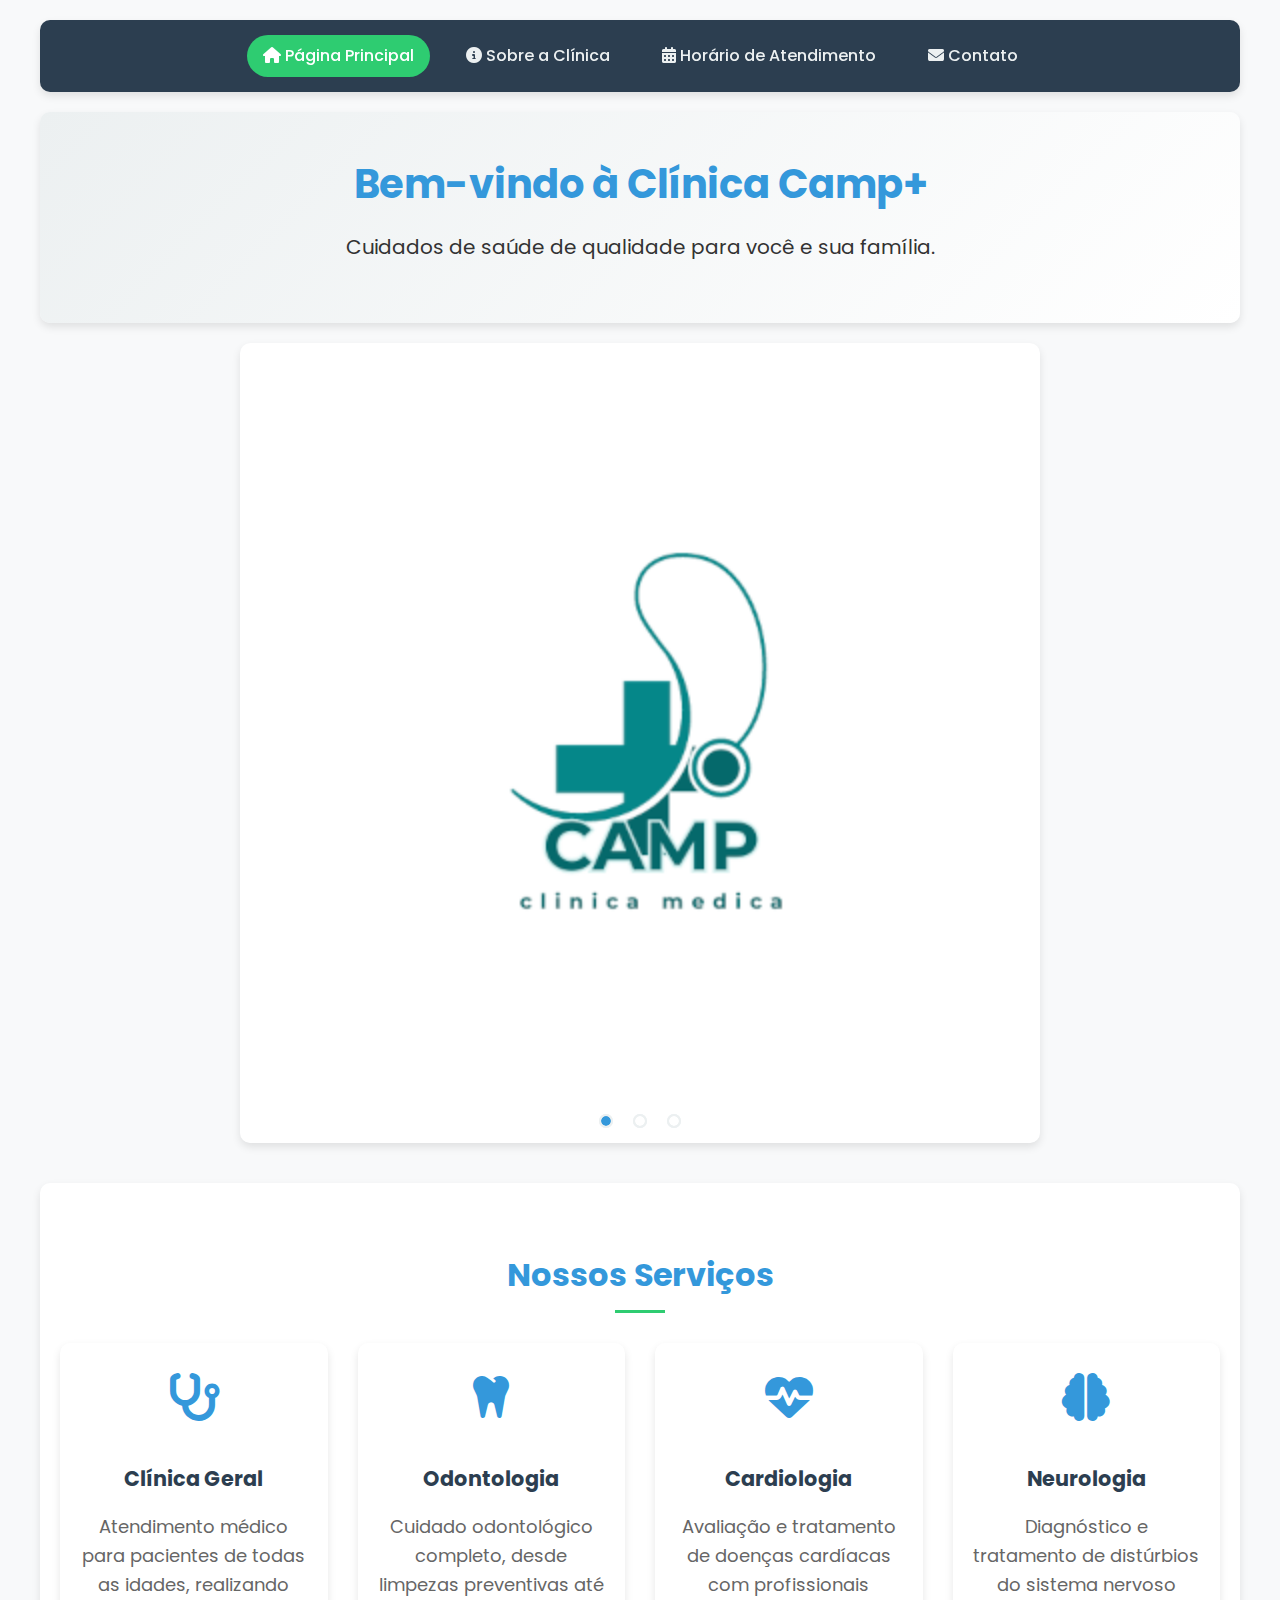
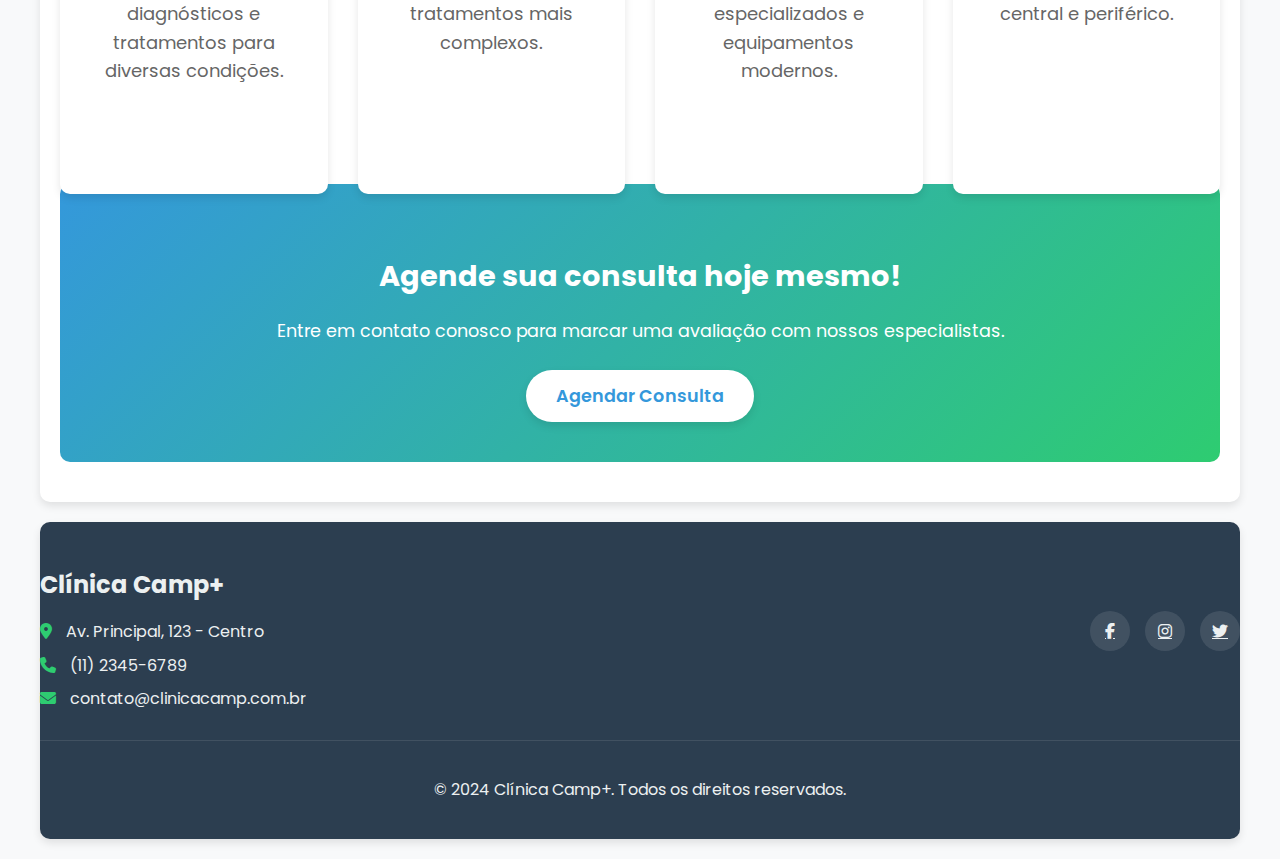
<file: index.html>
<!DOCTYPE html>
<html lang="pt-BR">

<head>
  <meta charset="UTF-8">
  <meta http-equiv="X-UA-Compatible" content="IE=edge">
  <meta name="viewport" content="width=device-width, initial-scale=1.0">
  <title>Clínica Camp+ | Cuidando da sua saúde</title>
  <meta name="description" content="Clínica Camp+ oferece serviços médicos de qualidade para você e sua família. Agende sua consulta hoje!">
  <link rel="stylesheet" href="style.css">
  <link rel="icon" href="imagens/Green and White Modern Medical Logo.png" type="image/x-icon">
  <!-- Google Fonts -->
  <link rel="preconnect" href="https://fonts.googleapis.com">
  <link rel="preconnect" href="https://fonts.gstatic.com" crossorigin>
  <link href="https://fonts.googleapis.com/css2?family=Poppins:wght@300;400;500;600;700&display=swap" rel="stylesheet">
  <!-- Font Awesome -->
  <link rel="stylesheet" href="https://cdnjs.cloudflare.com/ajax/libs/font-awesome/6.4.0/css/all.min.css">
</head>

<body>
  <div class="wrapper">
    <div class="menu">
      <ul>
        <li><a href="index.html" class="active"><i class="fas fa-home"></i> Página Principal</a></li>
        <li><a href="sobre.html"><i class="fas fa-info-circle"></i> Sobre a Clínica</a></li>
        <li><a href="horario.html"><i class="fas fa-calendar-alt"></i> Horário de Atendimento</a></li>
        <li><a href="contato.html"><i class="fas fa-envelope"></i> Contato</a></li>
      </ul>
    </div>

    <div class="header">
      <h1>Bem-vindo à Clínica Camp+</h1>
      <p>Cuidados de saúde de qualidade para você e sua família.</p>
    </div>

    <div class="slider">
      <input type="radio" name="radio-btn" id="radio1" checked>
      <input type="radio" name="radio-btn" id="radio2">
      <input type="radio" name="radio-btn" id="radio3">
    
      <div class="slides">
        <div class="slide">
          <img src="imagens/logo 400.png" alt="Logo da Clínica Camp+"/>
        </div>
        <div class="slide">
          <img src="imagens/Designer 400 clinica2.jpeg" alt="Nossa Clínica"/>
        </div>
        <div class="slide">
          <img src="imagens/medica.png" alt="Profissionais Qualificados"/>
        </div>
      </div>

      <div class="navigation-auto">
        <div class="auto-btn1"></div>
        <div class="auto-btn2"></div>
        <div class="auto-btn3"></div>
      </div>
        
      <div class="manual-navigation">
        <label for="radio1" class="manual-btn" onclick="selectImage(1)"></label>
        <label for="radio2" class="manual-btn" onclick="selectImage(2)"></label>
        <label for="radio3" class="manual-btn" onclick="selectImage(3)"></label>
      </div>
    </div>

    <div class="content">
      <h2>Nossos Serviços</h2>
      <div class="services-grid">
        <div class="service-card">
          <i class="fas fa-stethoscope fa-3x"></i>
          <h3>Clínica Geral</h3>
          <p>Atendimento médico para pacientes de todas as idades, realizando diagnósticos e tratamentos para diversas condições.</p>
        </div>
        <div class="service-card">
          <i class="fas fa-tooth fa-3x"></i>
          <h3>Odontologia</h3>
          <p>Cuidado odontológico completo, desde limpezas preventivas até tratamentos mais complexos.</p>
        </div>
        <div class="service-card">
          <i class="fas fa-heartbeat fa-3x"></i>
          <h3>Cardiologia</h3>
          <p>Avaliação e tratamento de doenças cardíacas com profissionais especializados e equipamentos modernos.</p>
        </div>
        <div class="service-card">
          <i class="fas fa-brain fa-3x"></i>
          <h3>Neurologia</h3>
          <p>Diagnóstico e tratamento de distúrbios do sistema nervoso central e periférico.</p>
        </div>
      </div>
      
      <div class="cta-section">
        <h3>Agende sua consulta hoje mesmo!</h3>
        <p>Entre em contato conosco para marcar uma avaliação com nossos especialistas.</p>
        <a href="contato.html" class="cta-button">Agendar Consulta</a>
      </div>
    </div>

    <div class="footer">
      <div class="footer-content">
        <div class="footer-info">
          <h3>Clínica Camp+</h3>
          <p><i class="fas fa-map-marker-alt"></i> Av. Principal, 123 - Centro</p>
          <p><i class="fas fa-phone"></i> (11) 2345-6789</p>
          <p><i class="fas fa-envelope"></i> contato@clinicacamp.com.br</p>
        </div>
        <div class="footer-social">
          <a href="#" aria-label="Facebook"><i class="fab fa-facebook-f"></i></a>
          <a href="#" aria-label="Instagram"><i class="fab fa-instagram"></i></a>
          <a href="#" aria-label="Twitter"><i class="fab fa-twitter"></i></a>
        </div>
      </div>
      <div class="footer-bottom">
        <p>© 2024 Clínica Camp+. Todos os direitos reservados.</p>
      </div>
    </div>
  </div>

  <script src="script.js"></script>
</body>

</html>
</file>
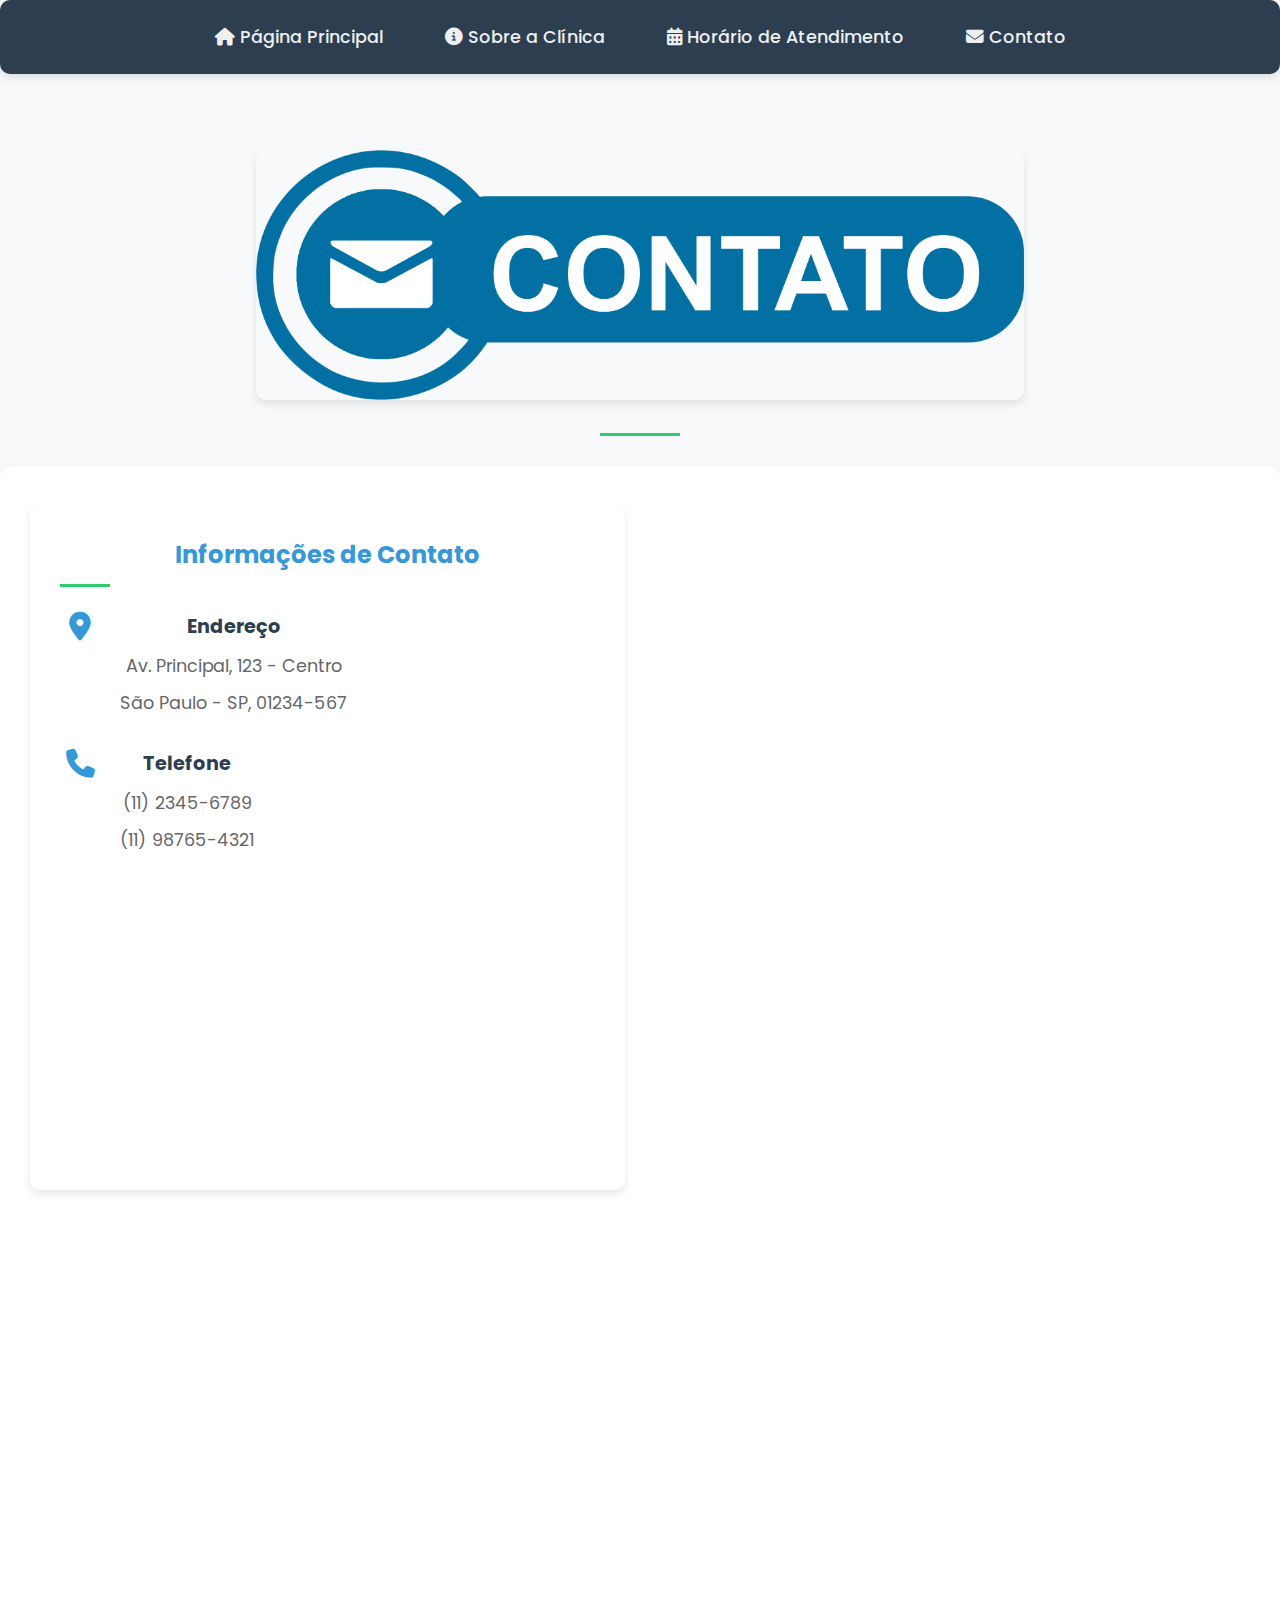
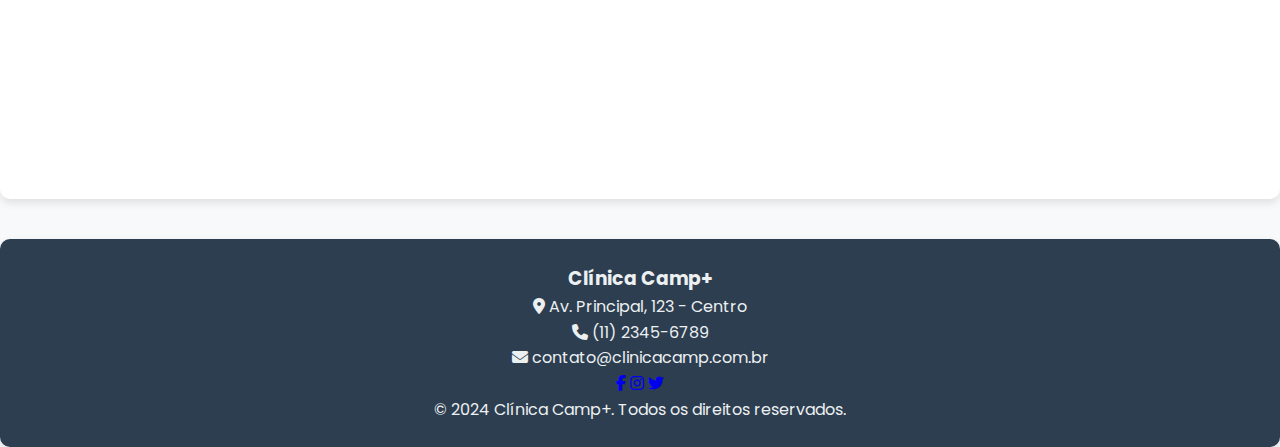
<file: contato.html>
<!DOCTYPE html>
<html lang="pt-BR">
<head>
    <meta charset="UTF-8">
    <meta http-equiv="X-UA-Compatible" content="IE=edge">
    <meta name="viewport" content="width=device-width, initial-scale=1.0">
    <title>Contato | Clínica Camp+</title>
    <meta name="description" content="Entre em contato com a Clínica Camp+ para agendar consultas, tirar dúvidas ou conhecer nossos serviços.">
    <link rel="stylesheet" href="base.css">
    <link rel="icon" href="imagens/Green and White Modern Medical Logo.png" type="image/x-icon">
    <!-- Google Fonts -->
    <link rel="preconnect" href="https://fonts.googleapis.com">
    <link rel="preconnect" href="https://fonts.gstatic.com" crossorigin>
    <link href="https://fonts.googleapis.com/css2?family=Poppins:wght@300;400;500;600;700&display=swap" rel="stylesheet">
    <!-- Font Awesome -->
    <link rel="stylesheet" href="https://cdnjs.cloudflare.com/ajax/libs/font-awesome/6.4.0/css/all.min.css">
</head>
<body>
    <div class="wrapper">
        <div class="menu">
            <ul>
                <li><a href="index.html"><i class="fas fa-home"></i> Página Principal</a></li>
                <li><a href="sobre.html"><i class="fas fa-info-circle"></i> Sobre a Clínica</a></li>
                <li><a href="horario.html"><i class="fas fa-calendar-alt"></i> Horário de Atendimento</a></li>
                <li><a href="contato.html" class="active"><i class="fas fa-envelope"></i> Contato</a></li>
            </ul>
        </div>

        <div class="main">
            <div class="header">
                <h1 class="animated-text">Fale Conosco</h1>
                <img src="imagens/contato.png" alt="Contato">
                <hr>
            </div>
    
            <div class="content">
                <div class="contact-container">
                    <div class="contact-info">
                        <h2>Informações de Contato</h2>
                        <div class="info-item">
                            <i class="fas fa-map-marker-alt"></i>
                            <div>
                                <h3>Endereço</h3>
                                <p>Av. Principal, 123 - Centro</p>
                                <p>São Paulo - SP, 01234-567</p>
                            </div>
                        </div>
                        <div class="info-item">
                            <i class="fas fa-phone"></i>
                            <div>
                                <h3>Telefone</h3>
                                <p>(11) 2345-6789</p>
                                <p>(11) 98765-4321</p>
                            </div>
                        </div>
                        <div class="info-item">
                            <i class="fas fa-envelope"></i>
                            <div>
                                <h3>Email</h3>
                                <p>contato@clinicacamp.com.br</p>
                                <p>agendamento@clinicacamp.com.br</p>
                            </div>
                        </div>
                        <div class="info-item">
                            <i class="fas fa-clock"></i>
                            <div>
                                <h3>Horário de Funcionamento</h3>
                                <p>Segunda a Sexta: 8h às 20h</p>
                                <p>Sábados: 8h às 14h</p>
                            </div>
                        </div>
                    </div>
                    
                    <div class="contact-form-container">
                        <h2>Envie uma Mensagem</h2>
                        <p>Preencha o formulário abaixo para entrar em contato conosco</p>
                        <button id="openFormButton">Abrir Formulário de Contato</button>
                    </div>
                </div>
                
                <div class="map-container">
                    <h2>Localização</h2>
                    <div class="map">
                        <iframe src="https://www.google.com/maps/embed?pb=!1m18!1m12!1m3!1d3657.0976468929244!2d-46.6521903!3d-23.5647535!2m3!1f0!2f0!3f0!3m2!1i1024!2i768!4f13.1!3m3!1m2!1s0x94ce59c7f481fd9f%3A0x9982bfde4df54830!2sAv.%20Paulista%2C%20S%C3%A3o%20Paulo%20-%20SP!5e0!3m2!1spt-BR!2sbr!4v1625764215723!5m2!1spt-BR!2sbr" width="100%" height="450" style="border:0;" allowfullscreen="" loading="lazy" referrerpolicy="no-referrer-when-downgrade"></iframe>
                    </div>
                </div>
            </div>
    
            <div class="footer">
                <div class="footer-content">
                    <div class="footer-info">
                        <h3>Clínica Camp+</h3>
                        <p><i class="fas fa-map-marker-alt"></i> Av. Principal, 123 - Centro</p>
                        <p><i class="fas fa-phone"></i> (11) 2345-6789</p>
                        <p><i class="fas fa-envelope"></i> contato@clinicacamp.com.br</p>
                    </div>
                    <div class="footer-social">
                        <a href="#" aria-label="Facebook"><i class="fab fa-facebook-f"></i></a>
                        <a href="#" aria-label="Instagram"><i class="fab fa-instagram"></i></a>
                        <a href="#" aria-label="Twitter"><i class="fab fa-twitter"></i></a>
                    </div>
                </div>
                <div class="footer-bottom">
                    <p>© 2024 Clínica Camp+. Todos os direitos reservados.</p>
                </div>
            </div>
        </div>
    </div>

    <div id="modal" class="modal">
        <div class="modal-content">
            <span class="close">&times;</span>
            <div class="form-wrapper">
                <h2>Entre em Contato</h2>
                <form action="#" method="POST" id="contactForm">
                    <label for="name">Nome</label>
                    <input type="text" id="name" name="name" placeholder="Seu nome" required>
                
                    <label for="email">Email</label>
                    <input type="email" id="email" name="email" placeholder="Seu email" required>
                    
                    <label for="phone">Telefone</label>
                    <input type="text" id="phone" name="phone" placeholder="Seu telefone">
                
                    <label for="message">Mensagem</label>
                    <textarea id="message" name="message" rows="5" placeholder="Sua mensagem..." required></textarea>
                
                    <button type="submit">Enviar Mensagem</button>
                </form>
            </div>
        </div>
    </div>

    <script>
        const modal = document.getElementById('modal');
        const openButton = document.getElementById('openFormButton');
        const closeButton = document.querySelector('.modal .close');
        const contactForm = document.getElementById('contactForm');

        openButton.addEventListener('click', () => {
            modal.style.display = 'block';
        });

        closeButton.addEventListener('click', () => {
            modal.style.display = 'none';
        });

        window.addEventListener('click', (event) => {
            if (event.target === modal) {
                modal.style.display = 'none';
            }
        });
        
        contactForm.addEventListener('submit', (e) => {
            e.preventDefault();
            // Simulando envio de formulário
            alert('Mensagem enviada com sucesso! Entraremos em contato em breve.');
            contactForm.reset();
            modal.style.display = 'none';
        });
        
        // Animação de elementos
        window.addEventListener('DOMContentLoaded', () => {
            const elements = document.querySelectorAll('.info-item, .contact-form-container, .map-container');
            
            setTimeout(() => {
                elements.forEach((el, index) => {
                    setTimeout(() => {
                        el.classList.add('animated');
                    }, 200 * index);
                });
            }, 500);
        });
    </script>
</body>
</html>
</file>
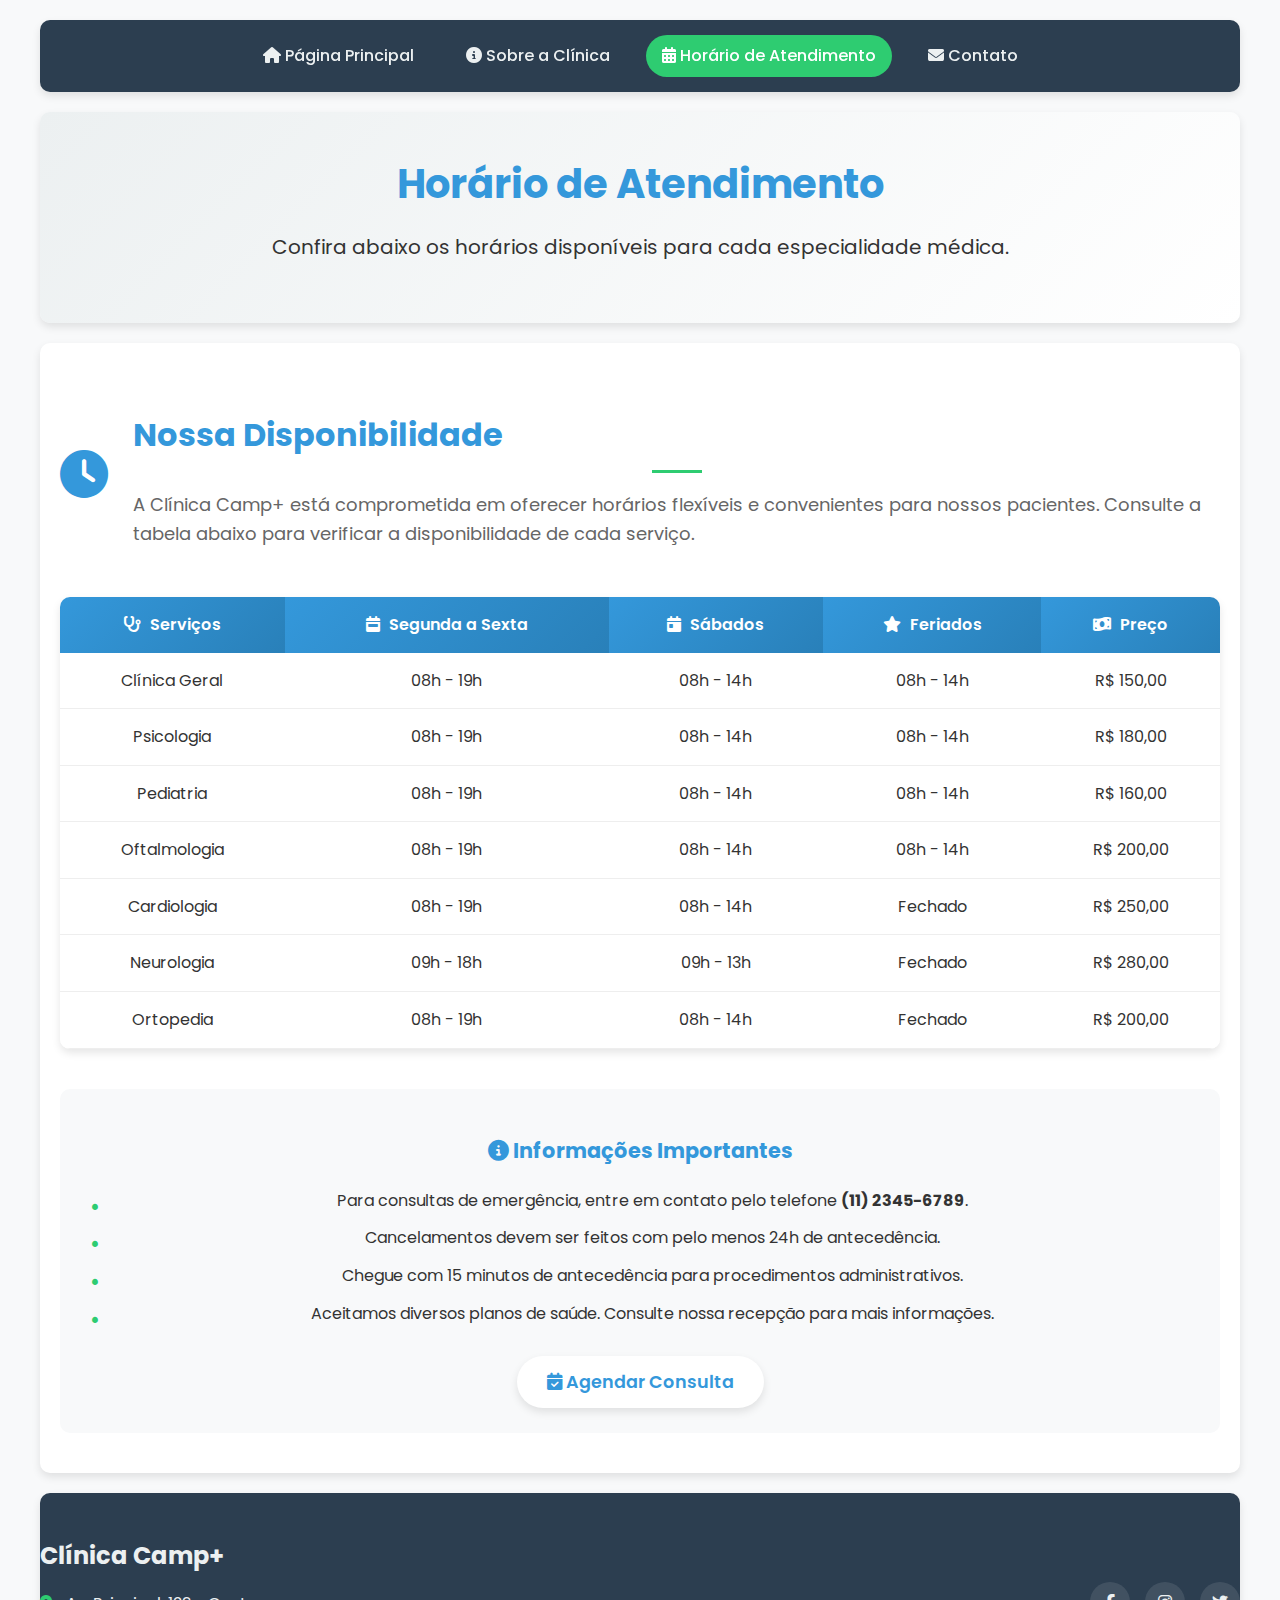
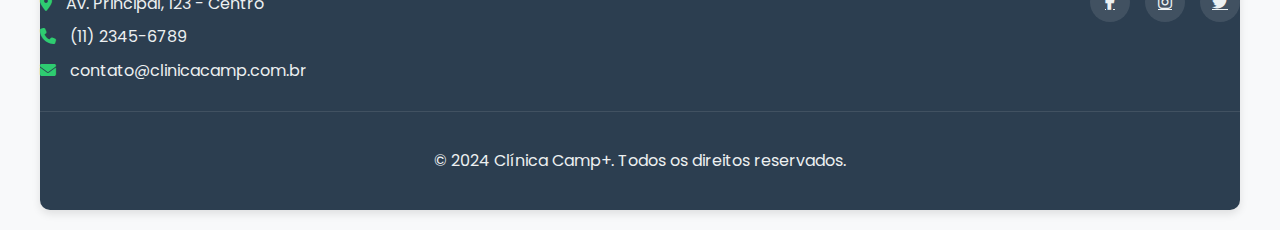
<file: horario.html>
<!DOCTYPE html>
<html lang="pt-BR">

<head>
    <meta charset="UTF-8">
    <meta http-equiv="X-UA-Compatible" content="IE=edge">
    <meta name="viewport" content="width=device-width, initial-scale=1.0">
    <title>Horário de Atendimento | Clínica Camp+</title>
    <meta name="description" content="Confira os horários de atendimento da Clínica Camp+ para todos os serviços médicos oferecidos.">
    <link rel="stylesheet" href="style.css">
    <link rel="icon" href="imagens/Green and White Modern Medical Logo.png" type="image/x-icon">
    <!-- Google Fonts -->
    <link rel="preconnect" href="https://fonts.googleapis.com">
    <link rel="preconnect" href="https://fonts.gstatic.com" crossorigin>
    <link href="https://fonts.googleapis.com/css2?family=Poppins:wght@300;400;500;600;700&display=swap" rel="stylesheet">
    <!-- Font Awesome -->
    <link rel="stylesheet" href="https://cdnjs.cloudflare.com/ajax/libs/font-awesome/6.4.0/css/all.min.css">
</head>

<body>
    <div class="wrapper">
        <div class="menu">
            <ul>
                <li><a href="index.html"><i class="fas fa-home"></i> Página Principal</a></li>
                <li><a href="sobre.html"><i class="fas fa-info-circle"></i> Sobre a Clínica</a></li>
                <li><a href="horario.html" class="active"><i class="fas fa-calendar-alt"></i> Horário de Atendimento</a></li>
                <li><a href="contato.html"><i class="fas fa-envelope"></i> Contato</a></li>
            </ul>
        </div>

        <div class="header">
            <h1>Horário de Atendimento</h1>
            <p>Confira abaixo os horários disponíveis para cada especialidade médica.</p>
        </div>

        <div class="content">
            <div class="schedule-header">
                <div class="schedule-icon">
                    <i class="fas fa-clock fa-3x"></i>
                </div>
                <div class="schedule-info">
                    <h2>Nossa Disponibilidade</h2>
                    <p>A Clínica Camp+ está comprometida em oferecer horários flexíveis e convenientes para nossos pacientes. Consulte a tabela abaixo para verificar a disponibilidade de cada serviço.</p>
                </div>
            </div>

            <div class="table-container">
                <table class="schedule-table">
                    <thead>
                        <tr>
                            <th><i class="fas fa-stethoscope"></i> Serviços</th>
                            <th><i class="fas fa-calendar-week"></i> Segunda a Sexta</th>
                            <th><i class="fas fa-calendar-day"></i> Sábados</th>
                            <th><i class="fas fa-star"></i> Feriados</th>
                            <th><i class="fas fa-money-bill-wave"></i> Preço</th>
                        </tr>
                    </thead>
                    <tbody>
                        <tr>
                            <td>Clínica Geral</td>
                            <td>08h - 19h</td>
                            <td>08h - 14h</td>
                            <td>08h - 14h</td>
                            <td>R$ 150,00</td>
                        </tr>
                        <tr>
                            <td>Psicologia</td>
                            <td>08h - 19h</td>
                            <td>08h - 14h</td>
                            <td>08h - 14h</td>
                            <td>R$ 180,00</td>
                        </tr>
                        <tr>
                            <td>Pediatria</td>
                            <td>08h - 19h</td>
                            <td>08h - 14h</td>
                            <td>08h - 14h</td>
                            <td>R$ 160,00</td>
                        </tr>
                        <tr>
                            <td>Oftalmologia</td>
                            <td>08h - 19h</td>
                            <td>08h - 14h</td>
                            <td>08h - 14h</td>
                            <td>R$ 200,00</td>
                        </tr>
                        <tr>
                            <td>Cardiologia</td>
                            <td>08h - 19h</td>
                            <td>08h - 14h</td>
                            <td>Fechado</td>
                            <td>R$ 250,00</td>
                        </tr>
                        <tr>
                            <td>Neurologia</td>
                            <td>09h - 18h</td>
                            <td>09h - 13h</td>
                            <td>Fechado</td>
                            <td>R$ 280,00</td>
                        </tr>
                        <tr>
                            <td>Ortopedia</td>
                            <td>08h - 19h</td>
                            <td>08h - 14h</td>
                            <td>Fechado</td>
                            <td>R$ 200,00</td>
                        </tr>
                    </tbody>
                </table>
            </div>
            
            <div class="booking-info">
                <h3><i class="fas fa-info-circle"></i> Informações Importantes</h3>
                <ul>
                    <li>Para consultas de emergência, entre em contato pelo telefone <strong>(11) 2345-6789</strong>.</li>
                    <li>Cancelamentos devem ser feitos com pelo menos 24h de antecedência.</li>
                    <li>Chegue com 15 minutos de antecedência para procedimentos administrativos.</li>
                    <li>Aceitamos diversos planos de saúde. Consulte nossa recepção para mais informações.</li>
                </ul>
                <div class="cta-buttons">
                    <a href="contato.html" class="cta-button"><i class="fas fa-calendar-check"></i> Agendar Consulta</a>
                </div>
            </div>
        </div>

        <div class="footer">
            <div class="footer-content">
                <div class="footer-info">
                    <h3>Clínica Camp+</h3>
                    <p><i class="fas fa-map-marker-alt"></i> Av. Principal, 123 - Centro</p>
                    <p><i class="fas fa-phone"></i> (11) 2345-6789</p>
                    <p><i class="fas fa-envelope"></i> contato@clinicacamp.com.br</p>
                </div>
                <div class="footer-social">
                    <a href="#" aria-label="Facebook"><i class="fab fa-facebook-f"></i></a>
                    <a href="#" aria-label="Instagram"><i class="fab fa-instagram"></i></a>
                    <a href="#" aria-label="Twitter"><i class="fab fa-twitter"></i></a>
                </div>
            </div>
            <div class="footer-bottom">
                <p>© 2024 Clínica Camp+. Todos os direitos reservados.</p>
            </div>
        </div>
    </div>

    <script src="script.js"></script>
</body>

</html>
</file>
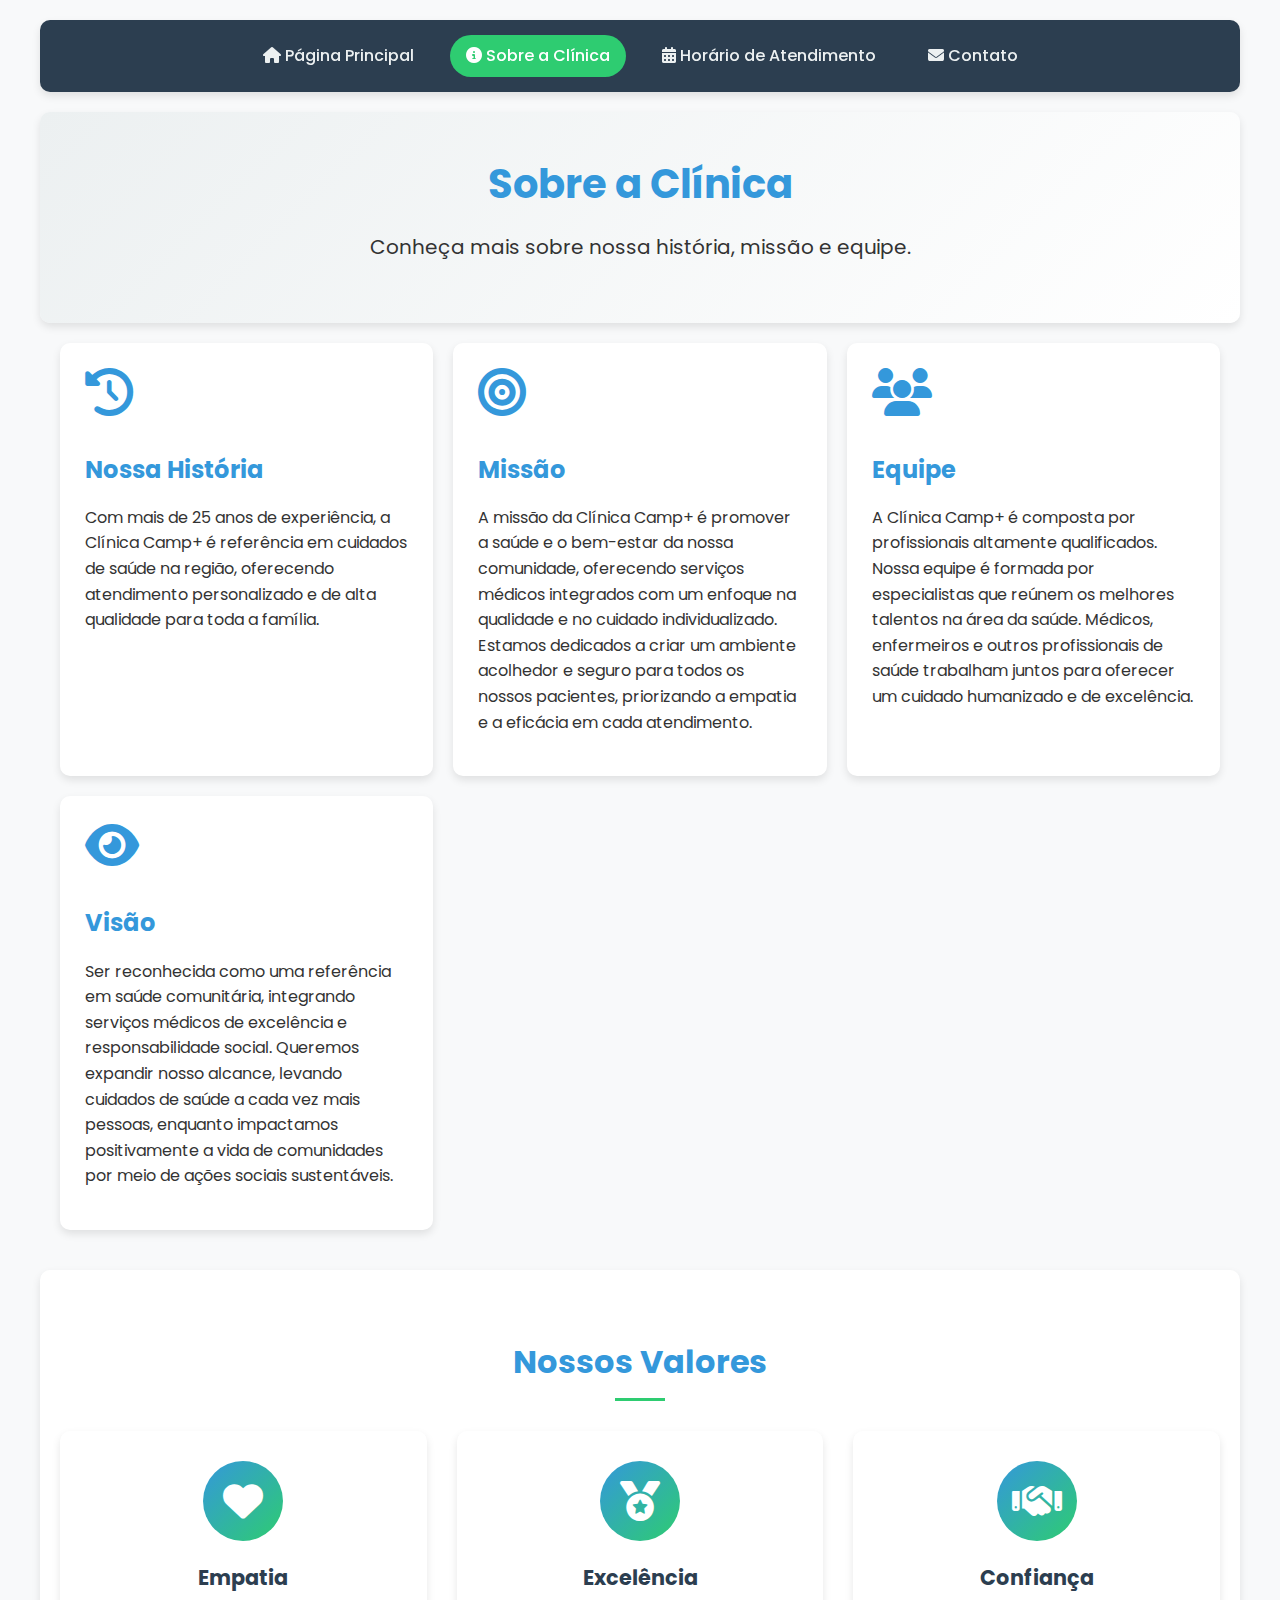
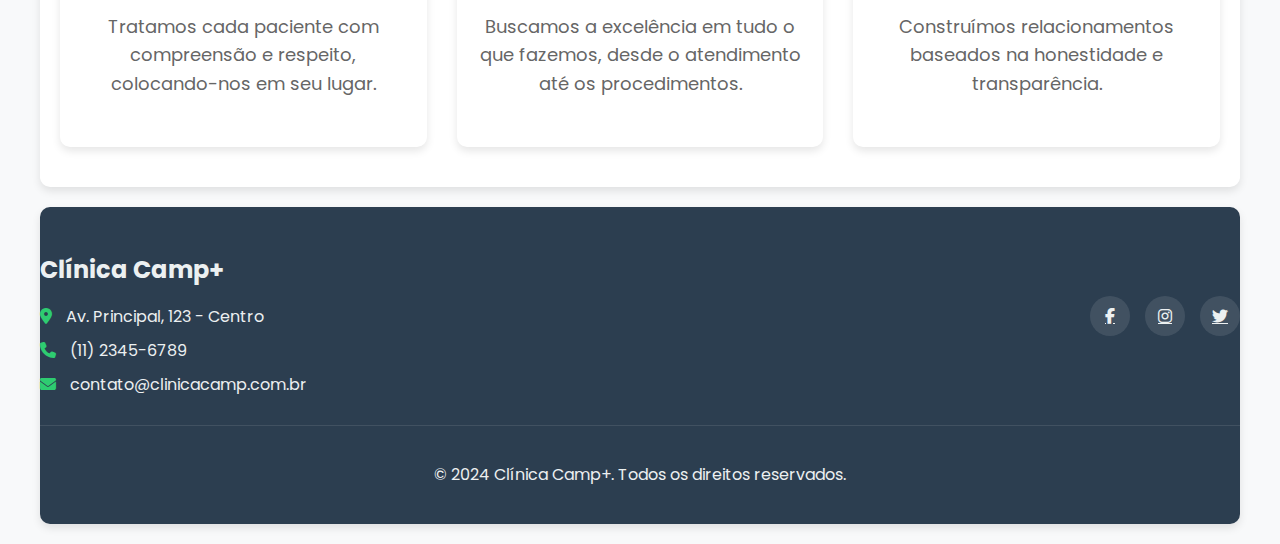
<file: sobre.html>
<!DOCTYPE html>
<html lang="pt-BR">
<head>
    <meta charset="UTF-8">
    <meta name="viewport" content="width=device-width, initial-scale=1.0">
    <title>Sobre a Clínica | Clínica Camp+</title>
    <meta name="description" content="Conheça a história, missão e equipe da Clínica Camp+, referência em cuidados médicos de qualidade.">
    <link rel="stylesheet" href="style.css">
    <link rel="icon" href="imagens/Green and White Modern Medical Logo.png" type="image/x-icon">
    <!-- Google Fonts -->
    <link rel="preconnect" href="https://fonts.googleapis.com">
    <link rel="preconnect" href="https://fonts.gstatic.com" crossorigin>
    <link href="https://fonts.googleapis.com/css2?family=Poppins:wght@300;400;500;600;700&display=swap" rel="stylesheet">
    <!-- Font Awesome -->
    <link rel="stylesheet" href="https://cdnjs.cloudflare.com/ajax/libs/font-awesome/6.4.0/css/all.min.css">
</head>
<body>
    <div class="wrapper">
        <div class="menu">
            <ul>
                <li><a href="index.html"><i class="fas fa-home"></i> Página Principal</a></li>
                <li><a href="sobre.html" class="active"><i class="fas fa-info-circle"></i> Sobre a Clínica</a></li>
                <li><a href="horario.html"><i class="fas fa-calendar-alt"></i> Horário de Atendimento</a></li>
                <li><a href="contato.html"><i class="fas fa-envelope"></i> Contato</a></li>
            </ul>
        </div>

        <div class="header">
            <h1>Sobre a Clínica</h1>
            <p>Conheça mais sobre nossa história, missão e equipe.</p>
        </div>

        <div class="about-clinic">
            <div class="about-section">
                <i class="fas fa-history fa-3x"></i>
                <h2>Nossa História</h2>
                <p>Com mais de 25 anos de experiência, a Clínica Camp+ é referência em cuidados de saúde na região, oferecendo atendimento personalizado e de alta qualidade para toda a família.</p>
            </div>
            <div class="about-section">
                <i class="fas fa-bullseye fa-3x"></i>
                <h2>Missão</h2>
                <p>A missão da Clínica Camp+ é promover a saúde e o bem-estar da nossa comunidade, oferecendo serviços médicos integrados com um enfoque na qualidade e no cuidado individualizado. Estamos dedicados a criar um ambiente acolhedor e seguro para todos os nossos pacientes, priorizando a empatia e a eficácia em cada atendimento.</p>
            </div>
            <div class="about-section">
                <i class="fas fa-users fa-3x"></i>
                <h2>Equipe</h2>
                <p>A Clínica Camp+ é composta por profissionais altamente qualificados. Nossa equipe é formada por especialistas que reúnem os melhores talentos na área da saúde. Médicos, enfermeiros e outros profissionais de saúde trabalham juntos para oferecer um cuidado humanizado e de excelência.</p>
            </div>
            <div class="about-section">
                <i class="fas fa-eye fa-3x"></i>
                <h2>Visão</h2>
                <p>Ser reconhecida como uma referência em saúde comunitária, integrando serviços médicos de excelência e responsabilidade social. Queremos expandir nosso alcance, levando cuidados de saúde a cada vez mais pessoas, enquanto impactamos positivamente a vida de comunidades por meio de ações sociais sustentáveis.</p>
            </div>
        </div>

        <div class="content">
            <h2>Nossos Valores</h2>
            <div class="values-container">
                <div class="value-item">
                    <div class="value-icon">
                        <i class="fas fa-heart"></i>
                    </div>
                    <h3>Empatia</h3>
                    <p>Tratamos cada paciente com compreensão e respeito, colocando-nos em seu lugar.</p>
                </div>
                <div class="value-item">
                    <div class="value-icon">
                        <i class="fas fa-medal"></i>
                    </div>
                    <h3>Excelência</h3>
                    <p>Buscamos a excelência em tudo o que fazemos, desde o atendimento até os procedimentos.</p>
                </div>
                <div class="value-item">
                    <div class="value-icon">
                        <i class="fas fa-handshake"></i>
                    </div>
                    <h3>Confiança</h3>
                    <p>Construímos relacionamentos baseados na honestidade e transparência.</p>
                </div>
            </div>
        </div>

        <div class="footer">
            <div class="footer-content">
                <div class="footer-info">
                    <h3>Clínica Camp+</h3>
                    <p><i class="fas fa-map-marker-alt"></i> Av. Principal, 123 - Centro</p>
                    <p><i class="fas fa-phone"></i> (11) 2345-6789</p>
                    <p><i class="fas fa-envelope"></i> contato@clinicacamp.com.br</p>
                </div>
                <div class="footer-social">
                    <a href="#" aria-label="Facebook"><i class="fab fa-facebook-f"></i></a>
                    <a href="#" aria-label="Instagram"><i class="fab fa-instagram"></i></a>
                    <a href="#" aria-label="Twitter"><i class="fab fa-twitter"></i></a>
                </div>
            </div>
            <div class="footer-bottom">
                <p>© 2024 Clínica Camp+. Todos os direitos reservados.</p>
            </div>
        </div>
    </div>
    <script src="script.js"></script>
</body>
</html>
</file>
<file: style.css>
:root {
    --primary-color: #3498db;
    --secondary-color: #2ecc71;
    --dark-color: #2c3e50;
    --light-color: #ecf0f1;
    --accent-color: #e74c3c;
    --text-color: #333;
    --shadow: 0 4px 8px rgba(0, 0, 0, 0.1);
    --transition: all 0.3s ease;
    --border-radius: 10px;
    --font-main: 'Poppins', sans-serif;
}

body {
    margin: 0;
    padding: 0;
    font-family: var(--font-main);
    background-color: #f8f9fa;
    color: var(--text-color);
    line-height: 1.6;
}

.wrapper {
    display: flex;
    flex-direction: column;
    min-height: 100vh;
    width: 100%;
    max-width: 1200px;
    margin: 0 auto;
    padding: 20px;
}

.slider {
    position: relative;
    width: 100%;
    max-width: 800px;
    height: auto;
    overflow: hidden;
    border-radius: var(--border-radius);
    box-shadow: var(--shadow);
    margin: 20px auto;
}

.slides {
    display: flex;
    width: 100%;
    transition: margin-left 0.8s ease-in-out;
}

.slide {
    width: 100%;
    flex: 0 0 100%;
    display: flex;
    justify-content: center;
    align-items: center;
}

.slide img {
    width: 100%;
    height: auto;
    border-radius: var(--border-radius);
}

input[type="radio"] {
    display: none;
}

.manual-navigation {
    position: absolute;
    width: 100%;
    bottom: 15px;
    display: flex;
    justify-content: center;
}

.manual-btn {
    border: 2px solid var(--light-color);
    padding: 5px;
    border-radius: 50%;
    cursor: pointer;
    transition: var(--transition);
    margin: 0 10px;
}

.manual-btn:hover {
    background-color: var(--primary-color);
}

#radio1:checked ~ .slides {
    margin-left: 0;
}

#radio2:checked ~ .slides {
    margin-left: -100%;
}

#radio3:checked ~ .slides {
    margin-left: -200%;
}

.navigation-auto {
    position: absolute;
    width: 100%;
    bottom: 15px;
    display: flex;
    justify-content: center;
}

.navigation-auto div {
    border: 2px solid var(--light-color);
    padding: 5px;
    border-radius: 50%;
    cursor: pointer;
    transition: var(--transition);
    margin: 0 10px;
}

#radio1:checked ~ .navigation-auto .auto-btn1 {
    background-color: var(--primary-color);
}

#radio2:checked ~ .navigation-auto .auto-btn2 {
    background-color: var(--primary-color);
}

#radio3:checked ~ .navigation-auto .auto-btn3 {
    background-color: var(--primary-color);
}

.menu {
    background-color: var(--dark-color);
    padding: 15px 0;
    text-align: center;
    border-radius: var(--border-radius);
    box-shadow: var(--shadow);
    position: sticky;
    top: 0;
    z-index: 100;
}

.menu ul {
    list-style: none;
    padding: 0;
    margin: 0;
    display: flex;
    justify-content: center;
    flex-wrap: wrap;
}

.menu ul li {
    margin: 0 10px;
}

.menu ul li a {
    color: var(--light-color);
    text-decoration: none;
    font-weight: 500;
    font-size: 1rem;
    padding: 8px 16px;
    border-radius: 30px;
    transition: var(--transition);
    display: inline-block;
}

.menu ul li a:hover {
    background-color: var(--secondary-color);
    color: white;
    transform: translateY(-2px);
}

.header {
    background: linear-gradient(135deg, var(--light-color) 0%, #ffffff 100%);
    color: var(--dark-color);
    padding: 40px 20px;
    text-align: center;
    border-radius: var(--border-radius);
    margin-top: 20px;
    box-shadow: var(--shadow);
}

.header h1 {
    margin: 0;
    font-size: 2.5rem;
    font-weight: 700;
    color: var(--primary-color);
}

.header p {
    font-size: 1.25rem;
    margin-top: 15px;
    color: var(--text-color);
}

.content {
    padding: 40px 20px;
    text-align: center;
    background-color: white;
    color: var(--text-color);
    border-radius: var(--border-radius);
    margin: 20px 0;
    box-shadow: var(--shadow);
}

.content h2 {
    font-size: 2rem;
    margin-bottom: 20px;
    color: var(--primary-color);
    position: relative;
}

.content h2:after {
    content: '';
    display: block;
    width: 50px;
    height: 3px;
    background-color: var(--secondary-color);
    margin: 10px auto;
}

.content p {
    font-size: 1.125rem;
    line-height: 1.6;
}

.footer {
    background-color: var(--dark-color);
    color: var(--light-color);
    text-align: center;
    padding: 20px 0;
    border-radius: var(--border-radius);
    margin-top: auto;
    box-shadow: var(--shadow);
}

.about-clinic {
    display: grid;
    grid-template-columns: repeat(auto-fit, minmax(300px, 1fr));
    gap: 20px;
    padding: 20px;
}

.about-section {
    background-color: white;
    padding: 25px;
    border-radius: var(--border-radius);
    box-shadow: var(--shadow);
    transition: var(--transition);
}

.about-section:hover {
    transform: translateY(-5px);
    box-shadow: 0 10px 20px rgba(0, 0, 0, 0.15);
}

.about-section h2 {
    color: var(--primary-color);
    margin-bottom: 15px;
    font-size: 1.5rem;
}

.about-section p {
    line-height: 1.6;
}

@media (max-width: 768px) {
    .header h1 {
        font-size: 1.8rem;
    }

    .header p {
        font-size: 1rem;
    }

    .content h2 {
        font-size: 1.5rem;
    }

    .content p {
        font-size: 1rem;
    }

    .menu ul li {
        margin: 0 5px;
    }

    .menu ul li a {
        font-size: 0.875rem;
        padding: 6px 12px;
    }

    .navigation-auto div, .manual-btn {
        margin: 0 5px;
        padding: 4px;
    }

    .about-clinic {
        grid-template-columns: 1fr;
    }
}

@media (max-width: 480px) {
    .header h1 {
        font-size: 1.5rem;
    }

    .header p {
        font-size: 0.875rem;
    }

    .content h2 {
        font-size: 1.25rem;
    }

    .content p {
        font-size: 0.875rem;
    }

    .menu ul li {
        margin: 5px 2px;
    }

    .menu ul li a {
        font-size: 0.75rem;
        padding: 5px 10px;
    }
}

/* Estilo para os cards de serviços */
.services-grid {
    display: grid;
    grid-template-columns: repeat(auto-fit, minmax(250px, 1fr));
    gap: 30px;
    margin-top: 30px;
}

.service-card {
    background-color: #fff;
    border-radius: var(--border-radius);
    padding: 30px 20px;
    box-shadow: var(--shadow);
    transition: var(--transition);
    text-align: center;
    height: 100%;
}

.service-card:hover {
    transform: translateY(-10px);
    box-shadow: 0 15px 30px rgba(0, 0, 0, 0.1);
}

.service-card i {
    color: var(--primary-color);
    margin-bottom: 20px;
}

.service-card h3 {
    color: var(--dark-color);
    margin-bottom: 15px;
    font-size: 1.3rem;
}

.service-card p {
    color: #666;
    line-height: 1.6;
}

/* Seção de chamada para ação */
.cta-section {
    background: linear-gradient(135deg, var(--primary-color) 0%, var(--secondary-color) 100%);
    margin-top: 50px;
    padding: 40px;
    border-radius: var(--border-radius);
    text-align: center;
    color: white;
}

.cta-section h3 {
    font-size: 1.8rem;
    margin-bottom: 15px;
}

.cta-section p {
    margin-bottom: 25px;
    font-size: 1.1rem;
}

.cta-button {
    display: inline-block;
    background-color: white;
    color: var(--primary-color);
    padding: 12px 30px;
    border-radius: 30px;
    text-decoration: none;
    font-weight: 600;
    font-size: 1.1rem;
    transition: var(--transition);
    box-shadow: var(--shadow);
}

.cta-button:hover {
    transform: translateY(-3px);
    box-shadow: 0 10px 20px rgba(0, 0, 0, 0.2);
}

/* Footer melhorado */
.footer-content {
    display: flex;
    flex-wrap: wrap;
    justify-content: space-between;
    align-items: center;
    margin-bottom: 20px;
}

.footer-info {
    text-align: left;
}

.footer-info h3 {
    font-size: 1.5rem;
    margin-bottom: 15px;
    color: var(--light-color);
}

.footer-info p {
    margin: 8px 0;
}

.footer-info i {
    margin-right: 10px;
    color: var(--secondary-color);
}

.footer-social {
    display: flex;
    gap: 15px;
}

.footer-social a {
    display: flex;
    align-items: center;
    justify-content: center;
    width: 40px;
    height: 40px;
    background-color: rgba(255, 255, 255, 0.1);
    border-radius: 50%;
    color: var(--light-color);
    transition: var(--transition);
}

.footer-social a:hover {
    background-color: var(--secondary-color);
    transform: translateY(-3px);
}

.footer-bottom {
    border-top: 1px solid rgba(255, 255, 255, 0.1);
    padding-top: 20px;
}

/* Animações */
.animated {
    animation: fadeInUp 0.8s ease forwards;
}

@keyframes fadeInUp {
    from {
        opacity: 0;
        transform: translateY(30px);
    }
    to {
        opacity: 1;
        transform: translateY(0);
    }
}

/* Estilo para link ativo no menu */
.menu ul li a.active {
    background-color: var(--secondary-color);
    color: white;
}

@media (max-width: 768px) {
    .services-grid {
        grid-template-columns: 1fr;
        gap: 20px;
    }
    
    .cta-section {
        padding: 30px 20px;
    }
    
    .cta-section h3 {
        font-size: 1.5rem;
    }
    
    .footer-content {
        flex-direction: column;
        text-align: center;
    }
    
    .footer-info {
        text-align: center;
        margin-bottom: 20px;
    }
    
    .footer-social {
        justify-content: center;
        margin-bottom: 20px;
    }
}

/* Estilo para a seção de valores */
.values-container {
    display: flex;
    flex-wrap: wrap;
    justify-content: center;
    gap: 30px;
    margin-top: 30px;
}

.value-item {
    flex: 1;
    min-width: 250px;
    max-width: 350px;
    background-color: #fff;
    border-radius: var(--border-radius);
    padding: 30px 20px;
    box-shadow: var(--shadow);
    text-align: center;
    transition: var(--transition);
}

.value-item:hover {
    transform: translateY(-5px);
    box-shadow: 0 15px 30px rgba(0, 0, 0, 0.1);
}

.value-icon {
    width: 80px;
    height: 80px;
    margin: 0 auto 20px;
    background: linear-gradient(135deg, var(--primary-color) 0%, var(--secondary-color) 100%);
    border-radius: 50%;
    display: flex;
    align-items: center;
    justify-content: center;
}

.value-icon i {
    font-size: 2.5rem;
    color: white;
}

.value-item h3 {
    color: var(--dark-color);
    margin-bottom: 15px;
    font-size: 1.3rem;
}

.value-item p {
    color: #666;
    line-height: 1.6;
}

.about-section i {
    color: var(--primary-color);
    margin-bottom: 15px;
}

/* Estilos para a página de horários */
.schedule-header {
    display: flex;
    align-items: center;
    margin-bottom: 30px;
    gap: 25px;
}

.schedule-icon {
    color: var(--primary-color);
    flex-shrink: 0;
}

.schedule-info {
    text-align: left;
}

.schedule-info h2 {
    color: var(--primary-color);
    margin-bottom: 10px;
    position: relative;
}

.schedule-info h2:after {
    content: '';
    display: block;
    width: 50px;
    height: 3px;
    background-color: var(--secondary-color);
    margin-top: 10px;
}

.schedule-info p {
    color: #666;
    line-height: 1.6;
}

.table-container {
    width: 100%;
    overflow-x: auto;
    margin: 30px 0;
    border-radius: var(--border-radius);
    box-shadow: var(--shadow);
}

.schedule-table {
    width: 100%;
    border-collapse: collapse;
    background-color: white;
}

.schedule-table th {
    background: linear-gradient(135deg, var(--primary-color) 0%, #2980b9 100%);
    color: white;
    padding: 15px;
    text-align: center;
    font-weight: 600;
}

.schedule-table td {
    padding: 15px;
    text-align: center;
    border-bottom: 1px solid #eee;
}

.schedule-table tbody tr:hover {
    background-color: #f5f9ff;
}

.schedule-table i {
    margin-right: 5px;
}

.booking-info {
    background-color: #f8f9fa;
    padding: 25px;
    border-radius: var(--border-radius);
    margin-top: 40px;
}

.booking-info h3 {
    color: var(--primary-color);
    margin-bottom: 20px;
    font-size: 1.3rem;
}

.booking-info ul {
    list-style: none;
    padding: 0;
    margin-bottom: 25px;
}

.booking-info ul li {
    position: relative;
    padding-left: 25px;
    margin-bottom: 12px;
    line-height: 1.6;
}

.booking-info ul li:before {
    content: '•';
    color: var(--secondary-color);
    position: absolute;
    left: 5px;
    font-size: 1.5rem;
}

.cta-buttons {
    display: flex;
    justify-content: center;
    margin-top: 30px;
}

@media (max-width: 768px) {
    .schedule-header {
        flex-direction: column;
        text-align: center;
    }
    
    .schedule-info {
        text-align: center;
    }
    
    .schedule-info h2:after {
        margin: 10px auto;
    }
    
    .booking-info ul li {
        padding-left: 20px;
    }
}
</file>
<file: base.css>
:root {
    --primary-color: #3498db;
    --secondary-color: #2ecc71;
    --dark-color: #2c3e50;
    --light-color: #ecf0f1;
    --accent-color: #e74c3c;
    --text-color: #333;
    --shadow: 0 4px 8px rgba(0, 0, 0, 0.1);
    --transition: all 0.3s ease;
    --border-radius: 10px;
    --font-main: 'Poppins', sans-serif;
}

* {
    margin: 0;
    padding: 0;
    box-sizing: border-box;
}

body {
    font-family: var(--font-main);
    line-height: 1.6;
    background-color: #f8f9fa;
    color: var(--text-color);
}

.animated-text {
    font-size: 2.2em;
    font-weight: bold;
    color: var(--primary-color);
    opacity: 0;
    animation: fadeInMove 2s ease-in-out forwards;
}

@keyframes fadeInMove {
    0% {
        opacity: 0;
        transform: translateY(20px);
    }
    100% {
        opacity: 1;
        transform: translateY(0);
    }
}

#openFormButton {
    padding: 12px 24px;
    background-color: var(--secondary-color);
    color: #fff;
    font-size: 1.2em;
    border: none;
    border-radius: 30px;
    cursor: pointer;
    transition: var(--transition);
    margin-top: 20px;
    box-shadow: var(--shadow);
}

#openFormButton:hover {
    background-color: #27ae60;
    transform: translateY(-3px);
    box-shadow: 0 6px 12px rgba(0, 0, 0, 0.15);
}

.modal {
    display: none;
    position: fixed;
    top: 0;
    left: 0;
    width: 100%;
    height: 100%;
    overflow: auto;
    background-color: rgba(0, 0, 0, 0.6);
    z-index: 1000;
    backdrop-filter: blur(4px);
}

.modal-content {
    background-color: #fff;
    margin: 10% auto;
    padding: 30px;
    border-radius: var(--border-radius);
    width: 80%;
    max-width: 600px;
    position: relative;
    box-shadow: 0 10px 30px rgba(0, 0, 0, 0.2);
    transform: translateY(0);
    animation: modalFadeIn 0.4s ease-out;
}

@keyframes modalFadeIn {
    from {
        opacity: 0;
        transform: translateY(-30px);
    }
    to {
        opacity: 1;
        transform: translateY(0);
    }
}

.modal .close {
    position: absolute;
    top: 15px;
    right: 20px;
    font-size: 1.8em;
    cursor: pointer;
    color: var(--dark-color);
    transition: var(--transition);
}

.modal .close:hover {
    color: var(--accent-color);
    transform: rotate(90deg);
}

.form-wrapper {
    text-align: center;
}

.form-wrapper h2 {
    font-size: 2em;
    color: var(--primary-color);
    margin-bottom: 25px;
    position: relative;
}

.form-wrapper h2:after {
    content: '';
    display: block;
    width: 50px;
    height: 3px;
    background-color: var(--secondary-color);
    margin: 10px auto;
}

.form-wrapper label {
    display: block;
    margin-bottom: 8px;
    font-weight: 500;
    color: var(--dark-color);
    text-align: left;
}

.form-wrapper input[type="text"],
.form-wrapper input[type="email"],
.form-wrapper textarea {
    width: 100%;
    padding: 12px 15px;
    margin-bottom: 20px;
    border: 2px solid #e0e0e0;
    border-radius: var(--border-radius);
    font-size: 1em;
    font-family: inherit;
    color: var(--text-color);
    transition: var(--transition);
    background-color: #f8f9fa;
}

.form-wrapper input[type="text"]:focus,
.form-wrapper input[type="email"]:focus,
.form-wrapper textarea:focus {
    border-color: var(--primary-color);
    outline: none;
    box-shadow: 0 0 0 3px rgba(52, 152, 219, 0.2);
    background-color: #fff;
}

.form-wrapper button {
    display: block;
    width: 100%;
    padding: 14px;
    background-color: var(--primary-color);
    color: #fff;
    font-size: 1.2em;
    font-weight: 600;
    border: none;
    border-radius: 30px;
    cursor: pointer;
    transition: var(--transition);
    box-shadow: var(--shadow);
}

.form-wrapper button:hover {
    background-color: #2980b9;
    transform: translateY(-3px);
    box-shadow: 0 6px 12px rgba(0, 0, 0, 0.15);
}

.menu {
    background-color: var(--dark-color);
    padding: 15px 0;
    border-radius: var(--border-radius);
    margin-bottom: 20px;
    box-shadow: var(--shadow);
}

.menu ul {
    list-style: none;
    display: flex;
    justify-content: center;
    padding: 0;
    flex-wrap: wrap;
}

.menu ul li {
    margin: 0 15px;
}

.menu ul li a {
    color: var(--light-color);
    text-decoration: none;
    font-weight: 500;
    font-size: 1.1em;
    transition: var(--transition);
    padding: 8px 16px;
    border-radius: 30px;
    display: inline-block;
}

.menu ul li a:hover {
    color: #fff;
    background-color: var(--secondary-color);
    transform: translateY(-2px);
}

.header {
    text-align: center;
    margin-bottom: 30px;
}

.header img {
    max-width: 60%;
    height: auto;
    border-radius: var(--border-radius);
    box-shadow: var(--shadow);
}

.header hr {
    border: 0;
    height: 3px;
    background: var(--secondary-color);
    margin: 25px auto;
    width: 80px;
}

.content {
    background-color: #fff;
    padding: 40px 30px;
    border-radius: var(--border-radius);
    box-shadow: var(--shadow);
    margin-bottom: 30px;
    text-align: center;
}

.content p {
    font-size: 1.1em;
    line-height: 1.8;
}

.table-wrapper {
    margin: 30px 0;
    overflow-x: auto;
}

table {
    border-collapse: collapse;
    width: 100%;
    max-width: 100%;
    margin: 0 auto;
    border-radius: var(--border-radius);
    overflow: hidden;
    box-shadow: var(--shadow);
}

table th,
table td {
    padding: 15px;
    border: 1px solid #e0e0e0;
    text-align: center;
}

table th {
    background-color: var(--primary-color);
    color: white;
    font-weight: 600;
}

table tr:nth-child(even) {
    background-color: #f8f9fa;
}

table tr:hover {
    background-color: #e8f4f8;
}

.footer {
    background-color: var(--dark-color);
    color: var(--light-color);
    padding: 25px;
    text-align: center;
    border-radius: var(--border-radius);
    margin-top: 40px;
    box-shadow: var(--shadow);
}

.footer ul {
    list-style: none;
    padding: 0;
}

.footer ul li {
    margin: 8px 0;
}

@media (max-width: 768px) {
    .form-wrapper {
        padding: 15px;
    }

    .form-wrapper button {
        font-size: 1.1em;
        padding: 12px;
    }

    .menu ul {
        flex-direction: column;
    }

    .menu ul li {
        margin: 5px 0;
    }

    .header img {
        max-width: 80%;
    }

    .modal-content {
        width: 90%;
        margin: 15% auto;
        padding: 20px;
    }
}

/* Estilos para a página de contato */
.contact-container {
    display: grid;
    grid-template-columns: 1fr 1fr;
    gap: 30px;
    margin-bottom: 40px;
}

.contact-info {
    background-color: #fff;
    border-radius: var(--border-radius);
    padding: 30px;
    box-shadow: var(--shadow);
}

.contact-info h2 {
    color: var(--primary-color);
    margin-bottom: 25px;
    position: relative;
}

.contact-info h2:after {
    content: '';
    display: block;
    width: 50px;
    height: 3px;
    background-color: var(--secondary-color);
    margin-top: 10px;
}

.info-item {
    display: flex;
    margin-bottom: 25px;
    opacity: 0;
    transform: translateY(20px);
    transition: all 0.5s ease;
}

.info-item.animated {
    opacity: 1;
    transform: translateY(0);
}

.info-item i {
    font-size: 1.8rem;
    color: var(--primary-color);
    margin-right: 20px;
    min-width: 40px;
    text-align: center;
}

.info-item h3 {
    color: var(--dark-color);
    margin-bottom: 8px;
    font-size: 1.2rem;
}

.info-item p {
    color: #666;
    margin: 5px 0;
}

.contact-form-container {
    background-color: var(--light-color);
    border-radius: var(--border-radius);
    padding: 30px;
    box-shadow: var(--shadow);
    text-align: center;
    opacity: 0;
    transform: translateY(20px);
    transition: all 0.5s ease;
}

.contact-form-container.animated {
    opacity: 1;
    transform: translateY(0);
}

.contact-form-container h2 {
    color: var(--primary-color);
    margin-bottom: 15px;
}

.contact-form-container p {
    margin-bottom: 25px;
    color: #666;
}

.map-container {
    margin-top: 40px;
    opacity: 0;
    transform: translateY(20px);
    transition: all 0.5s ease;
}

.map-container.animated {
    opacity: 1;
    transform: translateY(0);
}

.map-container h2 {
    color: var(--primary-color);
    margin-bottom: 20px;
    position: relative;
}

.map-container h2:after {
    content: '';
    display: block;
    width: 50px;
    height: 3px;
    background-color: var(--secondary-color);
    margin-top: 10px;
}

.map {
    border-radius: var(--border-radius);
    overflow: hidden;
    box-shadow: var(--shadow);
}

@media (max-width: 768px) {
    .contact-container {
        grid-template-columns: 1fr;
    }
}
</file>
